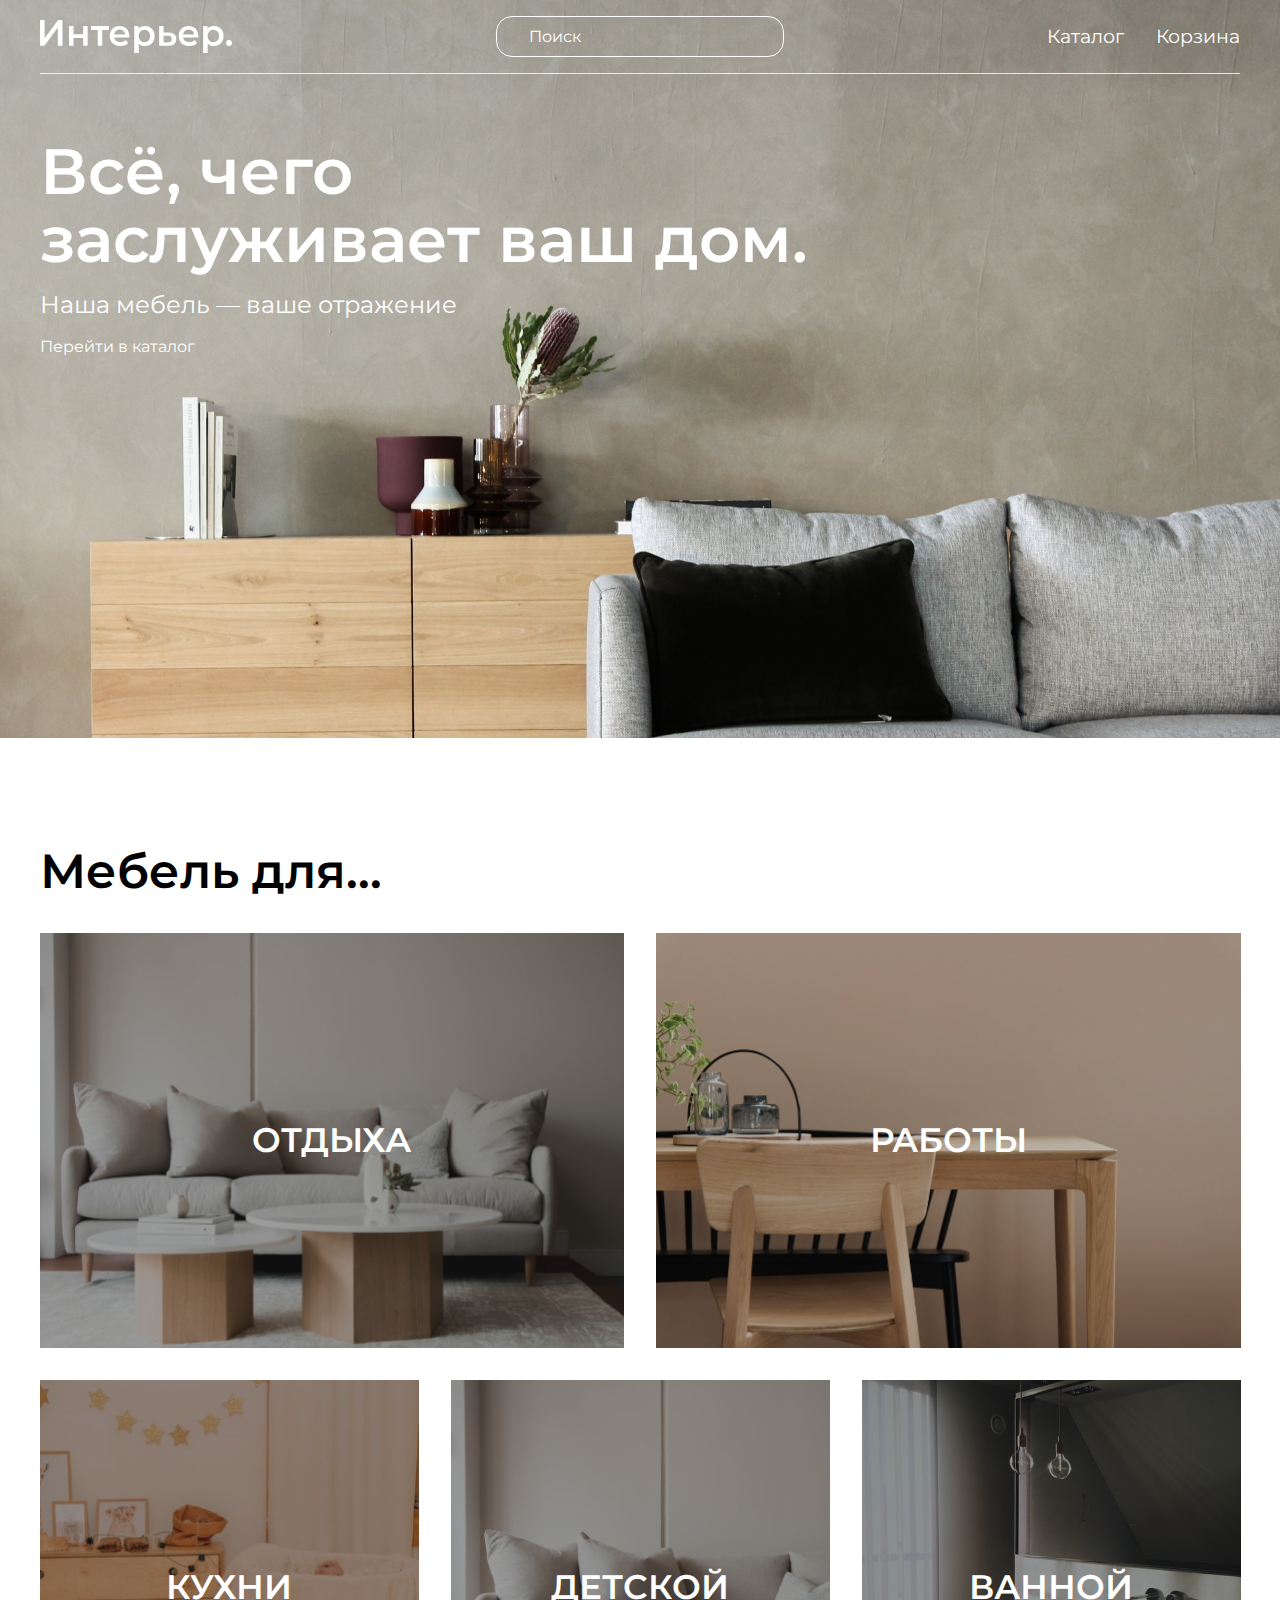
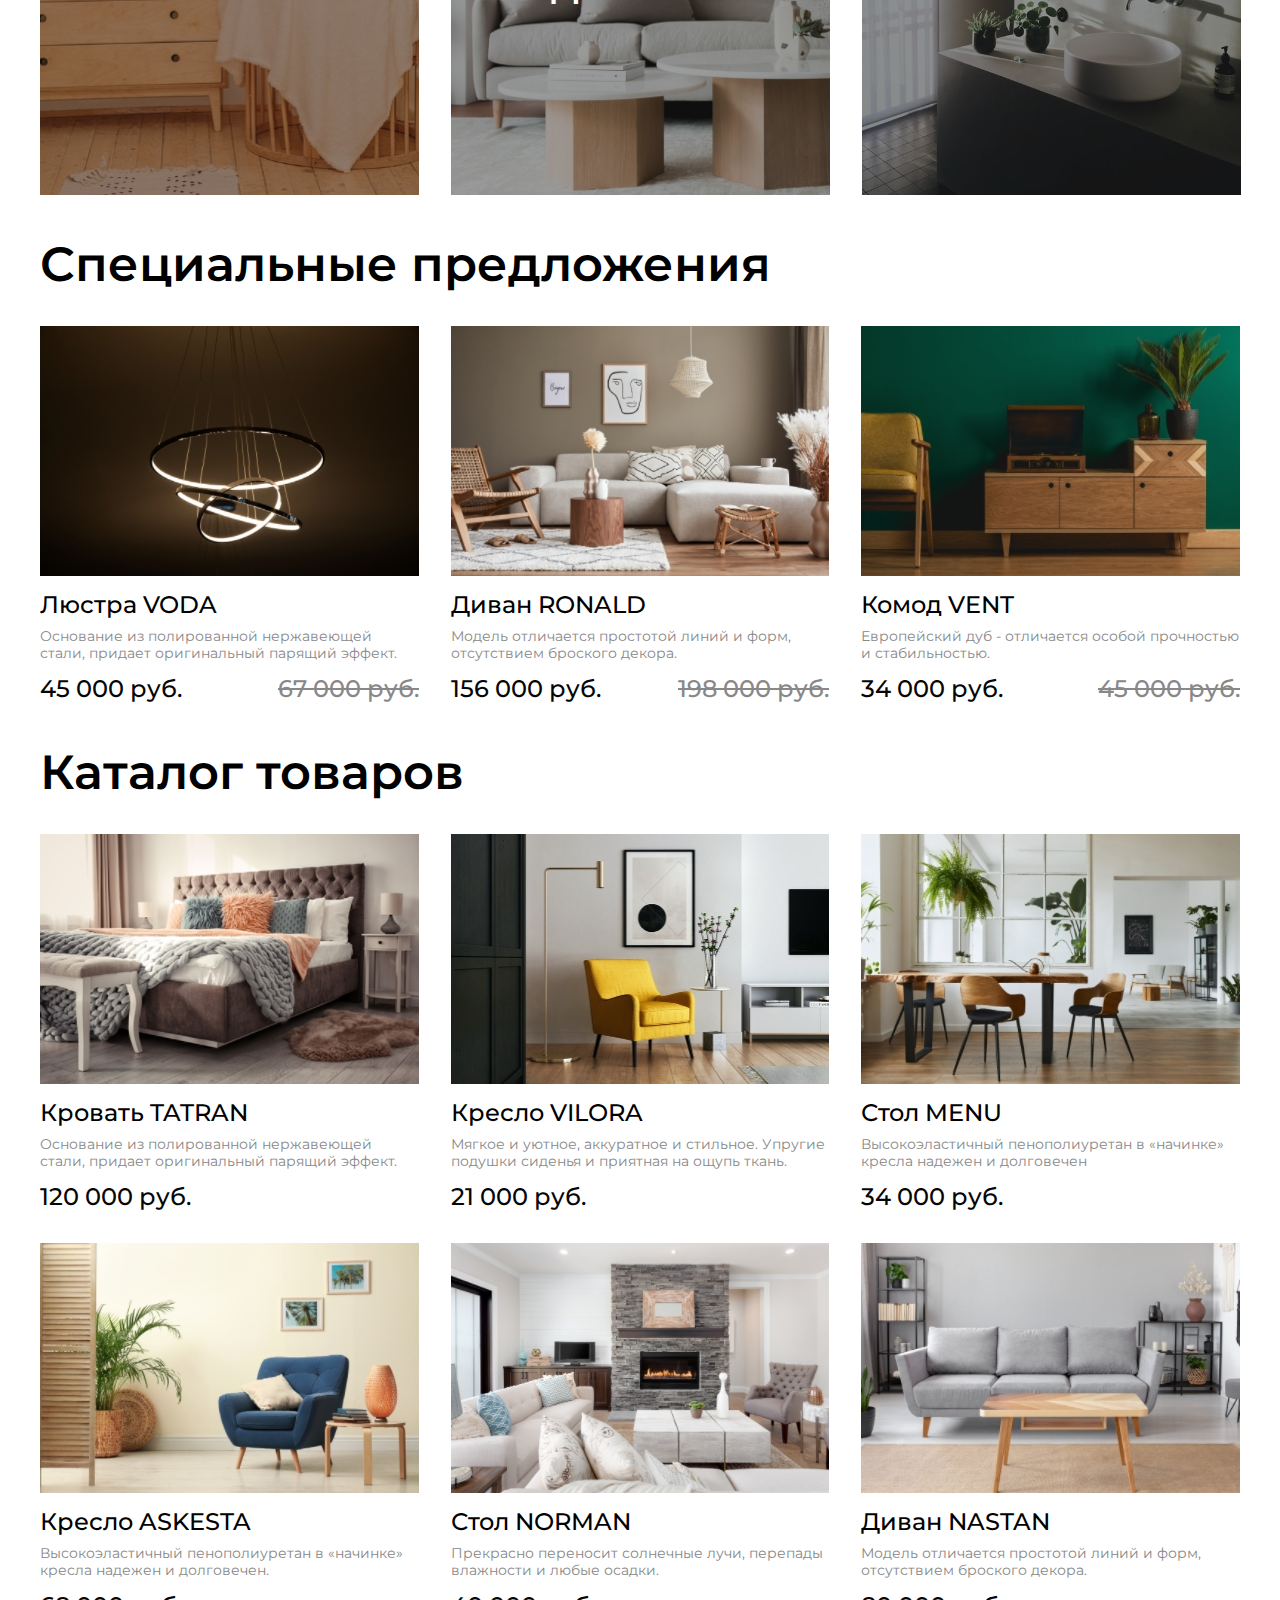
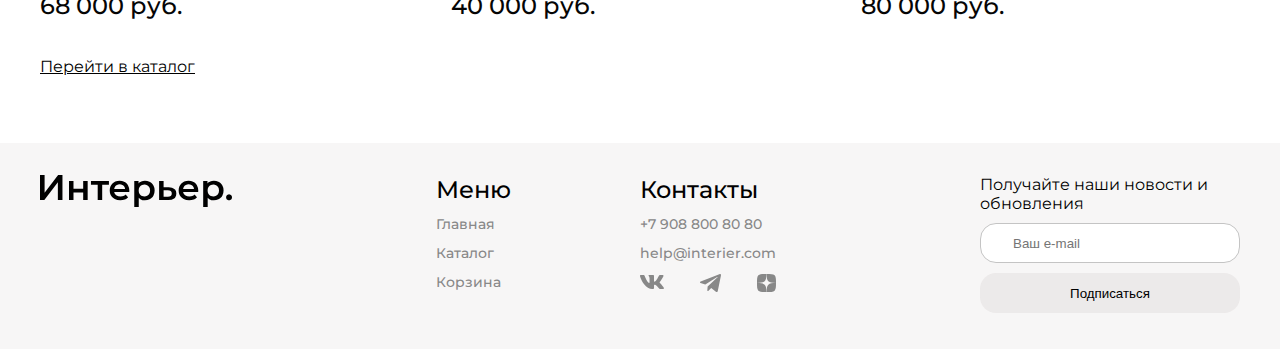
<file: OnlineStore/index.html>
﻿<!DOCTYPE html>
<html lang="en">

<head>
    <meta charset="UTF-8">
    <meta name="viewport" content="width=device-width, initial-scale=1.0">
    <title>Каталог мебели</title>
    <link rel="preconnect" href="https://fonts.googleapis.com">
    <link rel="preconnect" href="https://fonts.gstatic.com" crossorigin>
    <link href="https://fonts.googleapis.com/css2?family=Montserrat:ital,wght@0,100..900;1,100..900&display=swap"
        rel="stylesheet">
    <link rel="stylesheet" href="style.css">
    <link rel="stylesheet" href="index.css">
</head>

<body>

    <div class="top center">
        <header class="top__header header ">
            <div class="header__navbar navbar">
                <a href="index.html" class="navbar__logo logo"><img src="img/logo.svg" alt="Логотип"></a>
                <input type="text" class="input-search" name="search" id="search" placeholder="Поиск">
                <div class="top-menu menu">
                    <a class="menu-ref" href="./catalog.html">Каталог</a>
                    <a class="menu-ref" href="./cart.html">Корзина</a>
                </div>
            </div>
            <div class="header__navbar navbar-mobile">
                <a href="index.html" class="navbar-mobile__logo logo"><img class="logo-image" src="img/logo.svg"
                        alt="Логотип"></a>

                <div class="top-menu menu">
                    <a href="./search.html"><img src="./img/search.svg" alt=""> </a>
                    <a href="./catalog.html">
                        <div class="cart-mobile"></div>
                    </a>
                    <a href="./cart.html"><img src="./img/cart.svg" alt=""> </a>
                </div>
            </div>
            <h1 class="header__title title">Всё, чего<br>заслуживает ваш дом.</h1>
            <h2 class="header__subtitle subtitle">Наша мебель — ваше отражение</h2>
            <a class="header__catalog-ref" href="./catalog">Перейти в каталог</a>
        </header>
    </div>
    <div class="content center">
        <div class="for">
            <h1 class="content-caption">Мебель для...</h1>
            <div class="for-elements">
                <div class="for-item category-relax for-item-big">
                    <div class="category-caption">ОТДЫХА</div>
                </div>
                <div class="for-item category-work for-item-big">
                    <div class="category-caption">РАБОТЫ</div>
                </div>
                <div class="for-item category-kids">
                    <div class="category-caption">КУХНИ</div>
                </div>
                <div class="for-item category-relax">
                    <div class="category-caption">ДЕТСКОЙ</div>
                </div>
                <div class="for-item category-bathroom">
                    <div class="category-caption">ВАННОЙ</div>
                </div>
            </div>
            <div></div>
        </div>
        <div class="special-over">
            <h1 class="content-caption">Специальные предложения</h1>
            <div class="product-list">
                <div class="product">
                    <img class="product-image-spec" src="./img/product07.jpeg" alt="">
                    <div class="product-name">Люстра VODA</div>
                    <div class="product-description">Основание из полированной нержавеющей стали, придает
                        оригинальный
                        парящий эффект.</div>
                    <div class="price-block">
                        <p class="price">45 000</p>
                        <p class="price old-price">67 000</p>
                    </div>
                </div>
                <div class="product">
                    <img class="product-image-spec" src="./img/Rectangle23.jpeg" alt="">
                    <div class="product-name">Диван RONALD</div>
                    <div class="product-description">Модель отличается простотой линий и форм, отсутствием броского
                        декора.</div>
                    <div class="price-block">
                        <p class="price">156 000</p>
                        <p class="price old-price">198 000</p>
                    </div>
                </div>
                <div class="product">
                    <img class="product-image-spec" src="./img/Rectangle24.jpeg" alt="">
                    <div class="product-name">Комод VENT</div>
                    <div class="product-description">Европейский дуб - отличается особой прочностью и стабильностью.
                    </div>
                    <div class="price-block">
                        <p class="price">34 000</p>
                        <p class="price old-price">45 000</p>
                    </div>
                </div>
            </div>
            <div></div>
        </div>
        <div class="catalog">
            <h1 class="content-caption">Каталог товаров</h1>
            <div class="product-list">
                <div class="product">
                    <img class="product-image" src="./img/product01.jpeg" alt="product01">
                    <div class="product-name">Кровать TATRAN</div>
                    <div class="product-description">Основание из полированной нержавеющей стали, придает
                        оригинальный
                        парящий эффект.</div>
                    <div class="price-block">
                        <p class="price">120 000</p>

                    </div>
                </div>
                <div class="product">
                    <img class="product-image" src="./img/product02.jpeg" alt="">
                    <div class="product-name">Кресло VILORA</div>
                    <div class="product-description">Мягкое и уютное, аккуратное и стильное. Упругие подушки сиденья
                        и
                        приятная на ощупь ткань.</div>
                    <div class="price-block">
                        <p class="price">21 000</p>
                    </div>
                </div>
                <div class="product">
                    <img class="product-image" src="./img/product03.jpeg" alt="">
                    <div class="product-name">Стол MENU</div>
                    <div class="product-description">Высокоэластичный пенополиуретан в «начинке» кресла надежен и
                        долговечен
                    </div>
                    <div class="price-block">
                        <p class="price">34 000</p>
                    </div>
                </div>
                <div class="product">
                    <img class="product-image" src="./img/product04.jpeg" alt="product01">
                    <div class="product-name">Кресло ASKESTA</div>
                    <div class="product-description">Высокоэластичный пенополиуретан в «начинке» кресла надежен и
                        долговечен.</div>
                    <div class="price-block">
                        <p class="price">68 000</p>

                    </div>
                </div>
                <div class="product">
                    <img class="product-image" src="./img/product05.jpeg" alt="">
                    <div class="product-name">Стол NORMAN</div>
                    <div class="product-description">Прекрасно переносит солнечные лучи, перепады влажности и любые
                        осадки.</div>
                    <div class="price-block">
                        <p class="price">40 000</p>
                    </div>
                </div>
                <div class="product">
                    <img class="product-image" src="./img/product06.jpeg" alt="">
                    <div class="product-name">Диван NASTAN</div>
                    <div class="product-description">Модель отличается простотой линий и форм, отсутствием броского
                        декора.
                    </div>
                    <div class="price-block">
                        <p class="price">80 000</p>
                    </div>
                </div>
            </div>
            <div></div>
        </div>
        <a href="./catalog.html" class="bottom-link">Перейти в каталог</a>
    </div>
    <div class="bottom center">
        <footer class="footer">
            <a href="index.html" class="footer-logo"><img src="./img/logo_footer.svg" alt="Логотип"></a>
            <div class="footer__menu-contact menu-contact">
                <div class="menu-contact__menu footer-menu">
                    <div class="footer-menu-header">Меню</div>
                    <a href="./index.html" class="footer-menu-item">Главная</a>
                    <a href="./catalog.html" class="footer-menu-item">Каталог</a>
                    <a href="/cart.html" class="footer-menu-item">Корзина</a>
                </div>
                <div class="contacts">
                    <div class="footer-menu-header">Контакты</div>
                    <a class="contact-item" href="tel:+79088008080">+7 908 800 80 80</a>
                    <a class="contact-item" href="mailto:help@interier.com">help@interier.com</a>
                    <div class="socials">
                        <a class="socials-item" href="http://vk.com"><img class="item-image" src="./img/vk.svg"
                                alt=""></a>
                        <a class="socials-item" href="http://telegram.com"><img src="./img/telegram.svg" alt=""></a>
                        <a class="socials-item" href="http://dzen.yandex.com"><img src="./img/yandex.svg" alt=""></a>
                    </div>
                </div>
            </div>

            <form action="subscription" class="subscription">
                <div class="subscription__caption">Получайте наши новости и обновления</div>
                <input class="subscription__email" type="email" name="email" id="email" placeholder="Ваш e-mail">
                <button class="subscription__button" type="submit">Подписаться</button>
            </form>

        </footer>
    </div>
</body>

</html>
</file>
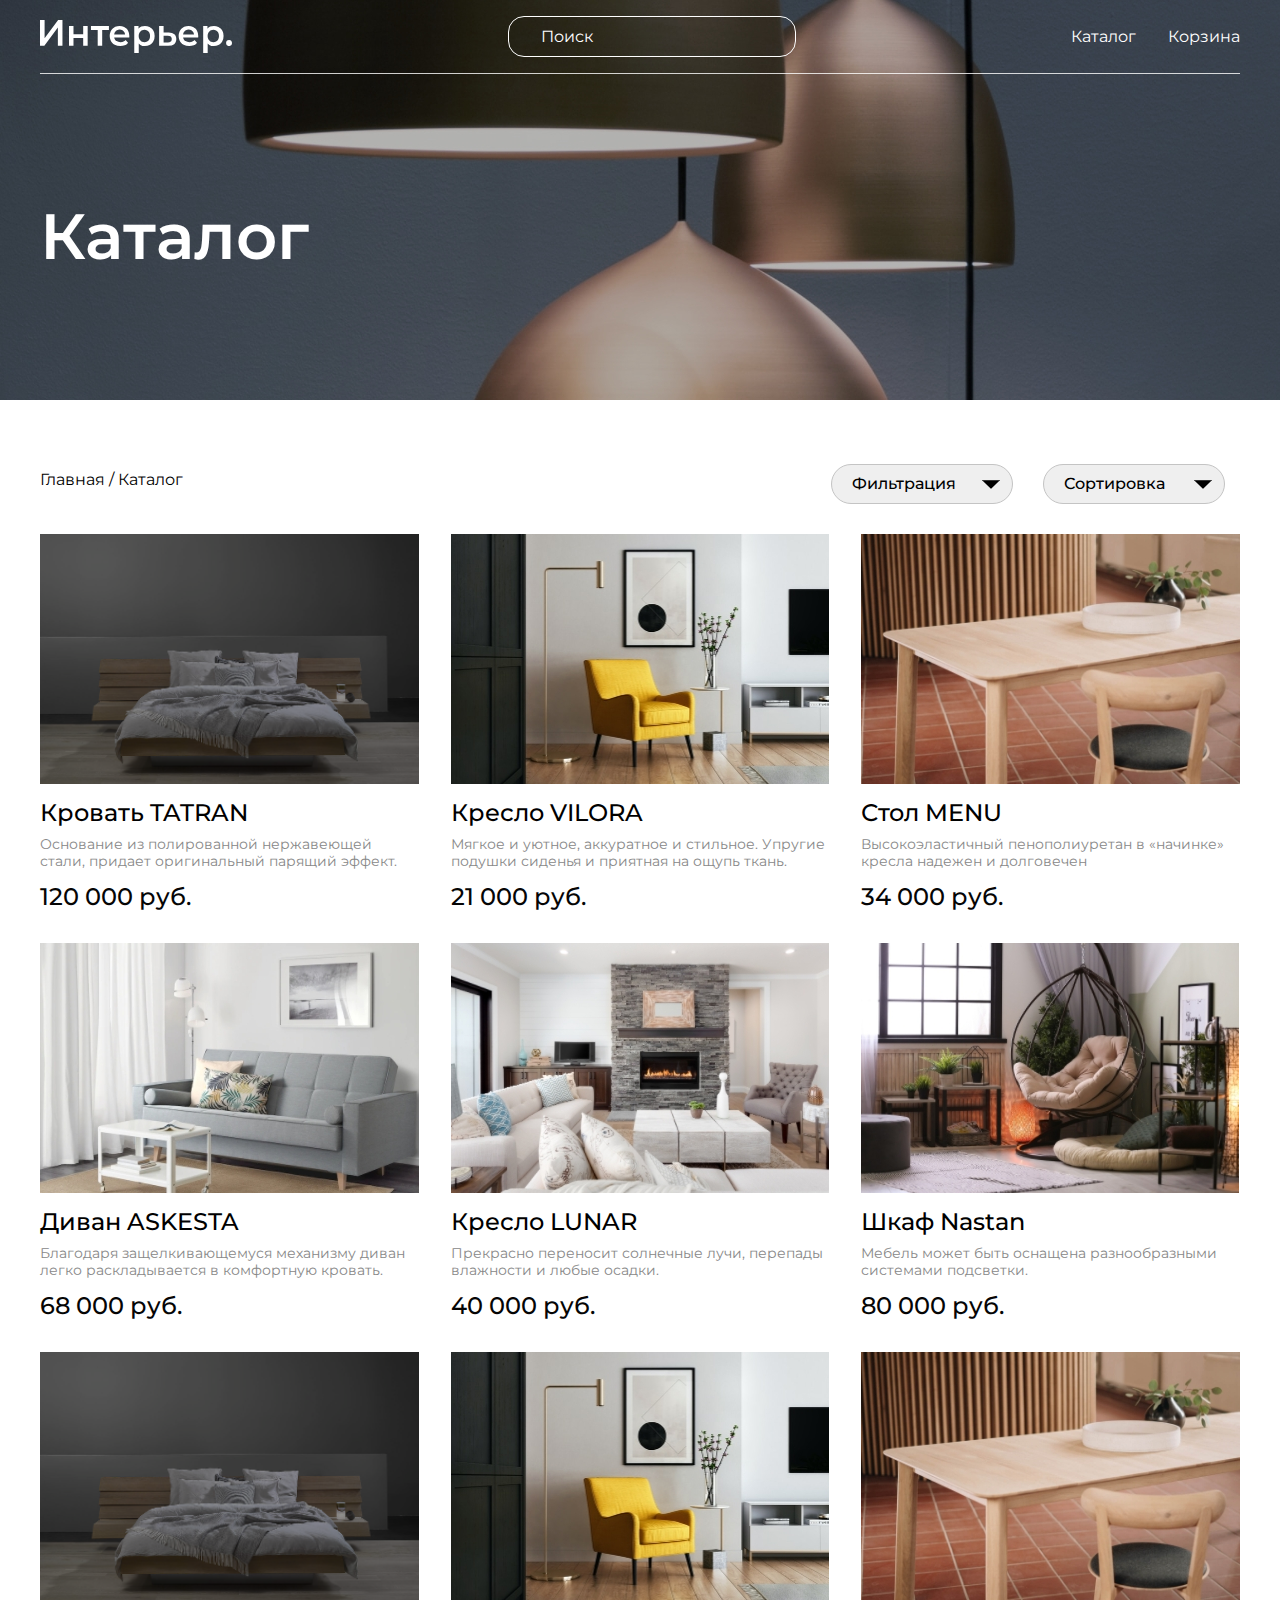
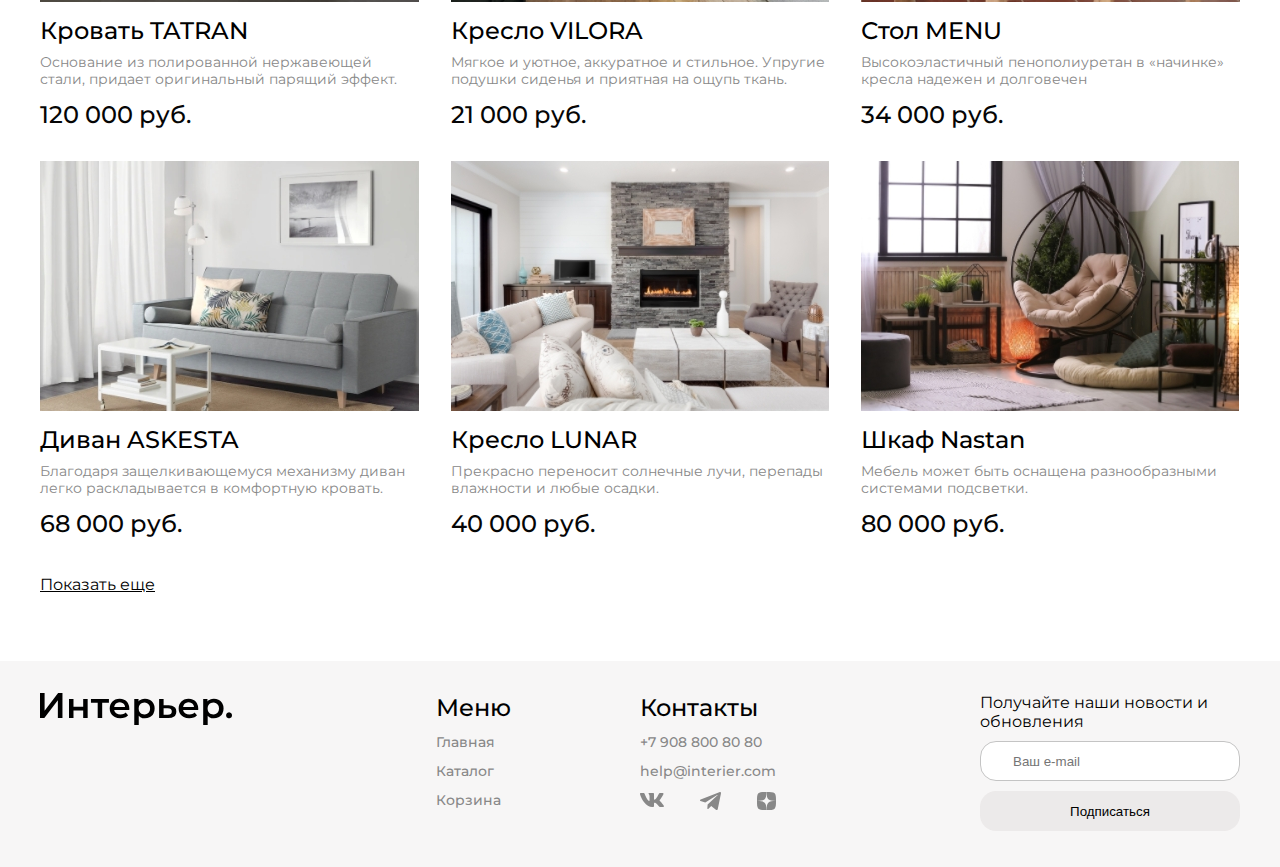
<file: OnlineStore/catalog.html>
﻿<!DOCTYPE html>
<html lang="ru">

<head>
    <meta charset="UTF-8">
    <meta name="viewport" content="width=device-width, initial-scale=1.0">
    <title>Каталог мебели</title>
    <link rel="preconnect" href="https://fonts.googleapis.com">
    <link rel="preconnect" href="https://fonts.gstatic.com" crossorigin>
    <link href="https://fonts.googleapis.com/css2?family=Montserrat:ital,wght@0,100..900;1,100..900&display=swap"
        rel="stylesheet">
    <link rel="stylesheet" href="style.css">
    <link rel="stylesheet" href="catalog.css">
    <link rel="stylesheet" href="filter.css">
</head>

<body>
    <div class="top center">
        <header class="top__header header">
            <div class="header__navbar navbar">
                <a href="index.html" class="navbar__logo logo"><img src="img/logo.svg" alt="Логотип"></a>
                <input type="text" class="input-search" name="search" id="search" placeholder="Поиск">
                <div class="top-menu menu">
                    <a href="./catalog.html">Каталог</a>
                    <a href="./cart.html">Корзина</a>
                </div>
            </div>
            <div class="header__navbar navbar-mobile">
                <a href="index.html" class="navbar-mobile__logo logo"><img src="img/logo.svg" alt="Логотип"></a>

                <div class="top-menu menu">
                    <a href="./search.html"><img src="./img/search.svg" alt=""> </a>
                    <a href="./catalog.html">
                        <div class="cart-mobile"></div>
                    </a>
                    <a href="./cart.html"><img src="./img/cart.svg" alt=""> </a>
                </div>
            </div>
            <h1 class="header__title title">Каталог</h1>
        </header>
    </div>
    <div class="catalog-menu center">
        <p> <a href="./index.html" class="catalog-menu__item">Главная </a>/
            <a href="./catalog.html" class="catalog-menu__item"> Каталог</a>
        </p>
        <div class="filter-panel">
            <div class="ddd">
                <select class="selector" name="filter" id="kind-select" onclick="SelectFilter()">
                    <option value="">Фильтрация</option>
                </select>
                <div class="container center filter-location" style="visibility:hidden;" id="filter">
                    <div class="filter-button-wrapper">
                        <form class="filtering-form" action="#" method="get">
                            <div class="filtering-form__content-wrapper">
                                <fieldset class="filtering-form__fieldset">
                                    <legend class="filtering-form__legend">Сроки доставки</legend>
                                    <div class="radio">
                                        <input class="radio__input" type="radio" id="any" name="delivery-time"
                                            value="any" checked />
                                        <label class="radio__label" for="any">Неважно</label>
                                    </div>
                                    <div class="radio">
                                        <input class="radio__input" type="radio" id="today" name="delivery-time"
                                            value="today" />
                                        <label class="radio__label" for="today">Сегодня</label>
                                    </div>
                                    <div class="radio">
                                        <input class="radio__input" type="radio" id="tomorrow" name="delivery-time"
                                            value="tomorrow" />
                                        <label class="radio__label" for="tomorrow">Завтра</label>
                                    </div>
                                    <div class="radio">
                                        <input class="radio__input" type="radio" id="three-days" name="delivery-time"
                                            value="three-days" />
                                        <label class="radio__label" for="three-days">До 3 дней</label>
                                    </div>
                                    <div class="radio">
                                        <input class="radio__input" type="radio" id="seven-days" name="delivery-time"
                                            value="seven-days" />
                                        <label class="radio__label" for="seven-days">До 7 дней</label>
                                    </div>
                                </fieldset>

                                <fieldset class="filtering-form__fieldset">
                                    <legend class="filtering-form__legend">Цена</legend>
                                    <div class="range">
                                        <label class="range__label" for="price-range">от 0 руб. до 100000
                                            руб.</label>
                                        <div class="range__slider">
                                            <input class="range__input range__input--min" name="range_1" type="range"
                                                min="1" max="100000" value="1" />
                                            <input class="range__input range__input--max" name="range_1" type="range"
                                                min="1" max="100000" value="100000" />
                                        </div>
                                    </div>
                                </fieldset>

                                <fieldset class="filtering-form__fieldset">
                                    <legend class="filtering-form__legend">Цвет</legend>
                                    <div class="color-options">
                                        <div class="checkbox color-options__checkbox">
                                            <input class="checkbox__input" type="checkbox" id="color-white" />
                                            <label class="checkbox__label checkbox__label--white"
                                                for="color-white"></label>
                                        </div>
                                        <div class="checkbox color-options__checkbox">
                                            <input class="checkbox__input" type="checkbox" id="color-black" />
                                            <label class="checkbox__label checkbox__label--black"
                                                for="color-black"></label>
                                        </div>
                                        <div class="checkbox color-options__checkbox">
                                            <input class="checkbox__input" type="checkbox" id="color-gray" />
                                            <label class="checkbox__label checkbox__label--gray"
                                                for="color-gray"></label>
                                        </div>
                                        <div class="checkbox color-options__checkbox">
                                            <input class="checkbox__input" type="checkbox" id="color-red" />
                                            <label class="checkbox__label checkbox__label--red" for="color-red"></label>
                                        </div>
                                        <div class="checkbox color-options__checkbox">
                                            <input class="checkbox__input" type="checkbox" id="color-orange" />
                                            <label class="checkbox__label checkbox__label--orange"
                                                for="color-orange"></label>
                                        </div>
                                        <div class="checkbox color-options__checkbox">
                                            <input class="checkbox__input" type="checkbox" id="color-yellow" />
                                            <label class="checkbox__label checkbox__label--yellow"
                                                for="color-yellow"></label>
                                        </div>
                                        <div class="checkbox color-options__checkbox">
                                            <input class="checkbox__input" type="checkbox" id="color-green" />
                                            <label class="checkbox__label checkbox__label--green"
                                                for="color-green"></label>
                                        </div>
                                        <div class="checkbox color-options__checkbox">
                                            <input class="checkbox__input" type="checkbox" id="color-teal" />
                                            <label class="checkbox__label checkbox__label--teal"
                                                for="color-teal"></label>
                                        </div>
                                        <div class="checkbox color-options__checkbox">
                                            <input class="checkbox__input" type="checkbox" id="light-blue" />
                                            <label class="checkbox__label checkbox__label--light-blue"
                                                for="light-blue"></label>
                                        </div>
                                        <div class="checkbox color-options__checkbox">
                                            <input class="checkbox__input" type="checkbox" id="color-blue" />
                                            <label class="checkbox__label checkbox__label--blue"
                                                for="color-blue"></label>
                                        </div>
                                        <div class="checkbox color-options__checkbox">
                                            <input class="checkbox__input" type="checkbox" id="color-purple" />
                                            <label class="checkbox__label checkbox__label--purple"
                                                for="color-purple"></label>
                                        </div>
                                        <div class="checkbox color-options__checkbox">
                                            <input class="checkbox__input" type="checkbox" id="color-violet" />
                                            <label class="checkbox__label checkbox__label--violet"
                                                for="color-violet"></label>
                                        </div>
                                        <div class="checkbox color-options__checkbox">
                                            <input class="checkbox__input" type="checkbox" id="color-lavender" />
                                            <label class="checkbox__label checkbox__label--lavender"
                                                for="color-lavender"></label>
                                        </div>
                                        <div class="checkbox color-options__checkbox">
                                            <input class="checkbox__input" type="checkbox" id="color-pink" />
                                            <label class="checkbox__label checkbox__label--pink"
                                                for="color-pink"></label>
                                        </div>
                                    </div>
                                </fieldset>

                                <fieldset class="filtering-form__fieldset filtering-form__fieldset--type">
                                    <legend class="filtering-form__legend">Тип комнаты</legend>
                                    <div class="checkbox">
                                        <input class="checkbox__input" type="checkbox" id="kitchen-dining"
                                            name="room-type" value="kitchen-dining" checked />
                                        <label class="checkbox__label" for="kitchen-dining">Кухня и столовая</label>
                                    </div>
                                    <div class="checkbox">
                                        <input class="checkbox__input" type="checkbox" id="bathroom" name="room-type"
                                            value="bathroom" checked />
                                        <label class="checkbox__label" for="bathroom">Ванная комната</label>
                                    </div>
                                    <div class="checkbox">
                                        <input class="checkbox__input" type="checkbox" id="kids-room" name="room-type"
                                            value="kids-room" />
                                        <label class="checkbox__label" for="kids-room">Детская комната</label>
                                    </div>
                                    <div class="checkbox">
                                        <input class="checkbox__input" type="checkbox" id="home-office" name="room-type"
                                            value="home-office" />
                                        <label class="checkbox__label" for="home-office">Домашний офис</label>
                                    </div>
                                    <div class="checkbox">
                                        <input class="checkbox__input" type="checkbox" id="living-room" name="room-type"
                                            value="living-room" />
                                        <label class="checkbox__label" for="living-room">Гостиная</label>
                                    </div>
                                    <div class="checkbox">
                                        <input class="checkbox__input" type="checkbox" id="hallway" name="room-type"
                                            value="hallway" />
                                        <label class="checkbox__label" for="hallway">Прихожая</label>
                                    </div>
                                    <div class="checkbox">
                                        <input class="checkbox__input" type="checkbox" id="bedroom" name="room-type"
                                            value="bedroom" />
                                        <label class="checkbox__label" for="bedroom">Спальня</label>
                                    </div>
                                    <div class="checkbox">
                                        <input class="checkbox__input" type="checkbox" id="wardrobe" name="room-type"
                                            value="wardrobe" />
                                        <label class="checkbox__label" for="wardrobe">Гардероб</label>
                                    </div>
                                    <div class="checkbox">
                                        <input class="checkbox__input" type="checkbox" id="country-house"
                                            name="room-type" value="country-house" />
                                        <label class="checkbox__label" for="country-house">Дача</label>
                                    </div>
                                    <div class="checkbox">
                                        <input class="checkbox__input" type="checkbox" id="light" name="room-type"
                                            value="light" />
                                        <label class="checkbox__label" for="light">Свет</label>
                                    </div>
                                </fieldset>
                            </div>
                            <button type="submit" class="filtering-form__button button" onclick="SetFilter()">
                                Применить
                            </button>
                        </form>
                    </div>
                </div>

            </div>
            <select class="selector" name="order" id="order-select">
                <option value="">Сортировка</option>
                <option value="popularity">Популярность</option>
                <option value="price">Цена</option>
            </select>
        </div>

    </div>

    <div class="content center">

        <div class="catalog">

            <div class="product-list">
                <div class="product">
                    <img class="product-image" src="./img/product_c01.png" alt="product01">
                    <div class="product-name">Кровать TATRAN</div>
                    <div class="product-description">Основание из полированной нержавеющей стали, придает оригинальный
                        парящий эффект.</div>
                    <div class="price-block">
                        <p class="price">120 000</p>

                    </div>
                </div>
                <div class="product">
                    <img class="product-image" src="./img/product_c02.jpeg" alt="">
                    <div class="product-name">Кресло VILORA</div>
                    <div class="product-description">Мягкое и уютное, аккуратное и стильное. Упругие подушки сиденья и
                        приятная на ощупь ткань.</div>
                    <div class="price-block">
                        <p class="price">21 000</p>
                    </div>
                </div>
                <div class="product">
                    <img class="product-image" src="./img/product_c03.jpeg" alt="">
                    <div class="product-name">Стол MENU</div>
                    <div class="product-description">Высокоэластичный пенополиуретан в «начинке» кресла надежен и
                        долговечен
                    </div>
                    <div class="price-block">
                        <p class="price">34 000</p>
                    </div>
                </div>
                <div class="product">
                    <img class="product-image" src="./img/product_c04.jpeg" alt="product01">
                    <div class="product-name">Диван ASKESTA</div>
                    <div class="product-description">Благодаря защелкивающемуся механизму диван легко раскладывается в
                        комфортную кровать.</div>
                    <div class="price-block">
                        <p class="price">68 000</p>

                    </div>
                </div>
                <div class="product">
                    <img class="product-image" src="./img/product05.jpeg" alt="">
                    <div class="product-name">Кресло LUNAR</div>
                    <div class="product-description">Прекрасно переносит солнечные лучи, перепады влажности и любые
                        осадки.</div>
                    <div class="price-block">
                        <p class="price">40 000</p>
                    </div>
                </div>
                <div class="product">
                    <img class="product-image" src="./img/product_c06.jpeg" alt="">
                    <div class="product-name">Шкаф Nastan</div>
                    <div class="product-description">Мебель может быть оснащена разнообразными системами подсветки.
                    </div>
                    <div class="price-block">
                        <p class="price">80 000</p>
                    </div>
                </div>
                <div class="product">
                    <img class="product-image" src="./img/product_c01.png" alt="product01">
                    <div class="product-name">Кровать TATRAN</div>
                    <div class="product-description">Основание из полированной нержавеющей стали, придает оригинальный
                        парящий эффект.
                    </div>
                    <div class="price-block">
                        <p class="price">120 000</p>

                    </div>
                </div>
                <div class="product">
                    <img class="product-image" src="./img/product_c02.jpeg" alt="">
                    <div class="product-name">Кресло VILORA</div>
                    <div class="product-description">Мягкое и уютное, аккуратное и стильное. Упругие подушки сиденья и
                        приятная на ощупь ткань.</div>
                    <div class="price-block">
                        <p class="price">21 000</p>
                    </div>
                </div>
                <div class="product">
                    <img class="product-image" src="./img/product_c03.jpeg" alt="">
                    <div class="product-name">Стол MENU</div>
                    <div class="product-description">Высокоэластичный пенополиуретан в «начинке» кресла надежен и
                        долговечен
                    </div>
                    <div class="price-block">
                        <p class="price">34 000</p>
                    </div>
                </div>
                <div class="product">
                    <img class="product-image" src="./img/product_c04.jpeg" alt="product01">
                    <div class="product-name">Диван ASKESTA</div>
                    <div class="product-description">Благодаря защелкивающемуся механизму диван легко раскладывается в
                        комфортную
                        кровать.</div>
                    <div class="price-block">
                        <p class="price">68 000</p>

                    </div>
                </div>
                <div class="product">
                    <img class="product-image" src="./img/product05.jpeg" alt="">
                    <div class="product-name">Кресло LUNAR</div>
                    <div class="product-description">Прекрасно переносит солнечные лучи, перепады влажности и любые
                        осадки.</div>
                    <div class="price-block">
                        <p class="price">40 000</p>
                    </div>
                </div>
                <div class="product">
                    <img class="product-image" src="./img/product_c06.jpeg" alt="">
                    <div class="product-name">Шкаф Nastan</div>
                    <div class="product-description">Мебель может быть оснащена разнообразными системами подсветки.
                    </div>
                    <div class="price-block">
                        <p class="price">80 000</p>
                    </div>
                </div>
            </div>
            <div></div>
        </div>
        <a href="./catalog.html" class="bottom-link">Показать еще</a>
    </div>
    <div class="bottom center">
        <footer class="footer">
            <a href="index.html" class="footer-logo"><img src="./img/logo_footer.svg" alt="Логотип"></a>
            <div class="footer__menu-contact menu-contact">
                <div class="menu-contact__menu footer-menu">
                    <div class="footer-menu-header">Меню</div>
                    <a href="./index.html" class="footer-menu-item">Главная</a>
                    <a href="./catalog.html" class="footer-menu-item">Каталог</a>
                    <a href="./cart.html" class="footer-menu-item">Корзина</a>
                </div>
                <div class="contacts">
                    <div class="footer-menu-header">Контакты</div>
                    <a class="contact-item" href="tel:+79088008080">+7 908 800 80 80</a>
                    <a class="contact-item" href="mailto:help@interier.com">help@interier.com</a>
                    <div class=" socials">
                        <a class="socials-item" href="http://vk.com"><img class="item-image" src="./img/vk.svg"
                                alt=""></a>
                        <a class="socials-item" href="http://telegram.com"><img src="./img/telegram.svg" alt=""></a>
                        <a class="socials-item" href="http://dzen.yandex.com"><img src="./img/yandex.svg" alt=""></a>
                    </div>
                </div>
            </div>

            <form action="subscription" class="subscription">
                <div class="subscription__caption">Получайте наши новости и обновления</div>
                <input class="subscription__email" type="email" name="email" id="email" placeholder="Ваш e-mail">
                <button class="subscription__button" type="submit">Подписаться</button>
            </form>

        </footer>
    </div>
</body>



<script type="text/javascript">
    function SelectFilter() {
        flt = document.getElementById("filter");
        flt.style.visibility = "visible";

    }

    function SetFilter() {
        flt = document.getElementById("filter");
        flt.style.visibility = "hidden";
    }

</script>


</html>
</file>
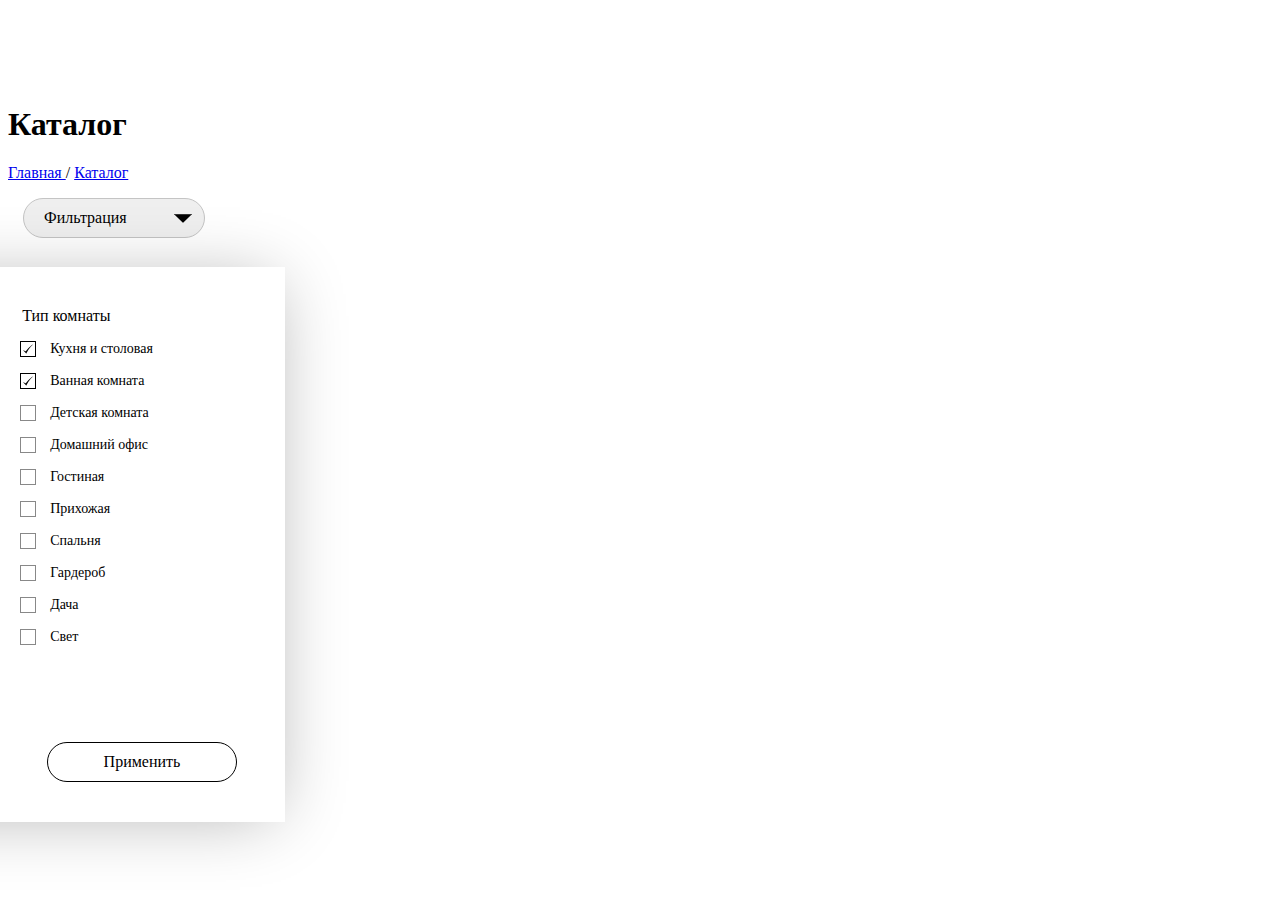
<file: OnlineStore/filter.html>
<!DOCTYPE html>
<html lang="en">

<head>
    <meta charset="UTF-8">
    <meta name="viewport" content="width=device-width, initial-scale=1.0">
    <link rel="stylesheet" href="filter.css">
    <title>Document</title>
</head>

<body>
    <div class="header__navbar navbar-mobile">
        <a href="index.html" class="navbar-mobile__logo logo"><img src="img/logo.svg" alt="Логотип"></a>

        <div class="top-menu menu">
            <a href="./search.html"><img src="./img/search.svg" alt=""> </a>
            <a href="./catalog.html">
                <div class="cart-mobile"></div>
            </a>
            <a href="./cart.html"><img src="./img/cart.svg" alt=""> </a>
        </div>
    </div>
    <h1 class="header__title title">Каталог</h1>
    </header>
    </div>
    <div class="catalog-menu center">
        <p> <a href="./index.html" class="catalog-menu__item">Главная </a>/
            <a href="./catalog.html" class="catalog-menu__item"> Каталог</a>
        </p>
        <div class="filter-panel">
            <div class="ddd">
                <select class="selector" name="filter" id="kind-select" onclick="SelectFilter()">
                    <option value="">Фильтрация</option>
                </select>
                <div class="container center filter-location" id="filter">
                    <div class="filter-button-wrapper">
                        <form class="filtering-form" action="#" method="get">
                            <div class="filtering-form__content-wrapper">
                                <fieldset class="filtering-form__fieldset">
                                    <legend class="filtering-form__legend">Сроки доставки</legend>
                                    <div class="radio">
                                        <input class="radio__input" type="radio" id="any" name="delivery-time"
                                            value="any" checked />
                                        <label class="radio__label" for="any">Неважно</label>
                                    </div>
                                    <div class="radio">
                                        <input class="radio__input" type="radio" id="today" name="delivery-time"
                                            value="today" />
                                        <label class="radio__label" for="today">Сегодня</label>
                                    </div>
                                    <div class="radio">
                                        <input class="radio__input" type="radio" id="tomorrow" name="delivery-time"
                                            value="tomorrow" />
                                        <label class="radio__label" for="tomorrow">Завтра</label>
                                    </div>
                                    <div class="radio">
                                        <input class="radio__input" type="radio" id="three-days" name="delivery-time"
                                            value="three-days" />
                                        <label class="radio__label" for="three-days">До 3 дней</label>
                                    </div>
                                    <div class="radio">
                                        <input class="radio__input" type="radio" id="seven-days" name="delivery-time"
                                            value="seven-days" />
                                        <label class="radio__label" for="seven-days">До 7 дней</label>
                                    </div>
                                </fieldset>

                                <fieldset class="filtering-form__fieldset">
                                    <legend class="filtering-form__legend">Цена</legend>
                                    <div class="range">
                                        <label class="range__label" for="price-range">от 0 руб. до 100000
                                            руб.</label>
                                        <div class="range__slider">
                                            <input class="range__input range__input--min" name="range_1" type="range"
                                                min="1" max="100000" value="1" />
                                            <input class="range__input range__input--max" name="range_1" type="range"
                                                min="1" max="100000" value="100000" />
                                        </div>
                                    </div>
                                </fieldset>

                                <fieldset class="filtering-form__fieldset">
                                    <legend class="filtering-form__legend">Цвет</legend>
                                    <div class="color-options">
                                        <div class="checkbox color-options__checkbox">
                                            <input class="checkbox__input" type="checkbox" id="color-white" />
                                            <label class="checkbox__label checkbox__label--white"
                                                for="color-white"></label>
                                        </div>
                                        <div class="checkbox color-options__checkbox">
                                            <input class="checkbox__input" type="checkbox" id="color-black" />
                                            <label class="checkbox__label checkbox__label--black"
                                                for="color-black"></label>
                                        </div>
                                        <div class="checkbox color-options__checkbox">
                                            <input class="checkbox__input" type="checkbox" id="color-gray" />
                                            <label class="checkbox__label checkbox__label--gray"
                                                for="color-gray"></label>
                                        </div>
                                        <div class="checkbox color-options__checkbox">
                                            <input class="checkbox__input" type="checkbox" id="color-red" />
                                            <label class="checkbox__label checkbox__label--red" for="color-red"></label>
                                        </div>
                                        <div class="checkbox color-options__checkbox">
                                            <input class="checkbox__input" type="checkbox" id="color-orange" />
                                            <label class="checkbox__label checkbox__label--orange"
                                                for="color-orange"></label>
                                        </div>
                                        <div class="checkbox color-options__checkbox">
                                            <input class="checkbox__input" type="checkbox" id="color-yellow" />
                                            <label class="checkbox__label checkbox__label--yellow"
                                                for="color-yellow"></label>
                                        </div>
                                        <div class="checkbox color-options__checkbox">
                                            <input class="checkbox__input" type="checkbox" id="color-green" />
                                            <label class="checkbox__label checkbox__label--green"
                                                for="color-green"></label>
                                        </div>
                                        <div class="checkbox color-options__checkbox">
                                            <input class="checkbox__input" type="checkbox" id="color-teal" />
                                            <label class="checkbox__label checkbox__label--teal"
                                                for="color-teal"></label>
                                        </div>
                                        <div class="checkbox color-options__checkbox">
                                            <input class="checkbox__input" type="checkbox" id="light-blue" />
                                            <label class="checkbox__label checkbox__label--light-blue"
                                                for="light-blue"></label>
                                        </div>
                                        <div class="checkbox color-options__checkbox">
                                            <input class="checkbox__input" type="checkbox" id="color-blue" />
                                            <label class="checkbox__label checkbox__label--blue"
                                                for="color-blue"></label>
                                        </div>
                                        <div class="checkbox color-options__checkbox">
                                            <input class="checkbox__input" type="checkbox" id="color-purple" />
                                            <label class="checkbox__label checkbox__label--purple"
                                                for="color-purple"></label>
                                        </div>
                                        <div class="checkbox color-options__checkbox">
                                            <input class="checkbox__input" type="checkbox" id="color-violet" />
                                            <label class="checkbox__label checkbox__label--violet"
                                                for="color-violet"></label>
                                        </div>
                                        <div class="checkbox color-options__checkbox">
                                            <input class="checkbox__input" type="checkbox" id="color-lavender" />
                                            <label class="checkbox__label checkbox__label--lavender"
                                                for="color-lavender"></label>
                                        </div>
                                        <div class="checkbox color-options__checkbox">
                                            <input class="checkbox__input" type="checkbox" id="color-pink" />
                                            <label class="checkbox__label checkbox__label--pink"
                                                for="color-pink"></label>
                                        </div>
                                    </div>
                                </fieldset>

                                <fieldset class="filtering-form__fieldset filtering-form__fieldset--type">
                                    <legend class="filtering-form__legend">Тип комнаты</legend>
                                    <div class="checkbox">
                                        <input class="checkbox__input" type="checkbox" id="kitchen-dining"
                                            name="room-type" value="kitchen-dining" checked />
                                        <label class="checkbox__label" for="kitchen-dining">Кухня и столовая</label>
                                    </div>
                                    <div class="checkbox">
                                        <input class="checkbox__input" type="checkbox" id="bathroom" name="room-type"
                                            value="bathroom" checked />
                                        <label class="checkbox__label" for="bathroom">Ванная комната</label>
                                    </div>
                                    <div class="checkbox">
                                        <input class="checkbox__input" type="checkbox" id="kids-room" name="room-type"
                                            value="kids-room" />
                                        <label class="checkbox__label" for="kids-room">Детская комната</label>
                                    </div>
                                    <div class="checkbox">
                                        <input class="checkbox__input" type="checkbox" id="home-office" name="room-type"
                                            value="home-office" />
                                        <label class="checkbox__label" for="home-office">Домашний офис</label>
                                    </div>
                                    <div class="checkbox">
                                        <input class="checkbox__input" type="checkbox" id="living-room" name="room-type"
                                            value="living-room" />
                                        <label class="checkbox__label" for="living-room">Гостиная</label>
                                    </div>
                                    <div class="checkbox">
                                        <input class="checkbox__input" type="checkbox" id="hallway" name="room-type"
                                            value="hallway" />
                                        <label class="checkbox__label" for="hallway">Прихожая</label>
                                    </div>
                                    <div class="checkbox">
                                        <input class="checkbox__input" type="checkbox" id="bedroom" name="room-type"
                                            value="bedroom" />
                                        <label class="checkbox__label" for="bedroom">Спальня</label>
                                    </div>
                                    <div class="checkbox">
                                        <input class="checkbox__input" type="checkbox" id="wardrobe" name="room-type"
                                            value="wardrobe" />
                                        <label class="checkbox__label" for="wardrobe">Гардероб</label>
                                    </div>
                                    <div class="checkbox">
                                        <input class="checkbox__input" type="checkbox" id="country-house"
                                            name="room-type" value="country-house" />
                                        <label class="checkbox__label" for="country-house">Дача</label>
                                    </div>
                                    <div class="checkbox">
                                        <input class="checkbox__input" type="checkbox" id="light" name="room-type"
                                            value="light" />
                                        <label class="checkbox__label" for="light">Свет</label>
                                    </div>
                                </fieldset>
                            </div>
                            <button type="submit" class="filtering-form__button button" onclick="SetFilter()">
                                Применить
                            </button>
                        </form>
                    </div>
                </div>
            </div>
        </div>
    </div>
</body>

</html>
</file>
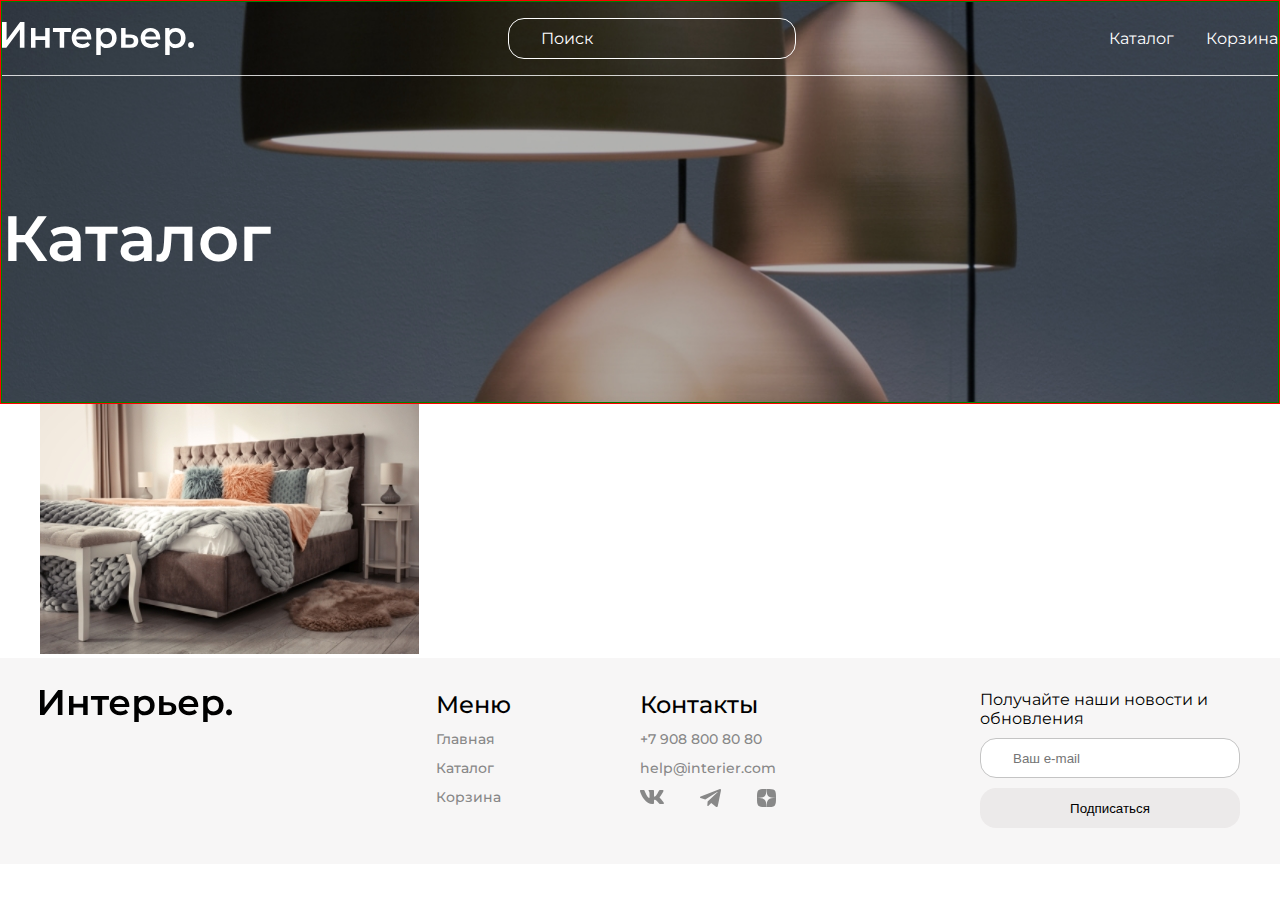
<file: OnlineStore/vstalog.html>
<!DOCTYPE html>
<html lang="en">

<head>
    <meta charset="UTF-8">
    <meta name="viewport" content="width=device-width, initial-scale=1.0">
    <title>Каталог мебели</title>
    <link rel="preconnect" href="https://fonts.googleapis.com">
    <link rel="preconnect" href="https://fonts.gstatic.com" crossorigin>
    <link href="https://fonts.googleapis.com/css2?family=Montserrat:ital,wght@0,100..900;1,100..900&display=swap"
        rel="stylesheet">
    <link rel="stylesheet" href="style.css">
    <link rel="stylesheet" href="catalog.css">
</head>

<body>
    <div class="top  testBorder01">
        <header class="top__header header testBorder02">
            <div class="header__navbar navbar">
                <a href="index.html" class="navbar__logo logo"><img src="img/logo.svg" alt="Логотип"></a>
                <input type="text" class="input-search" name="search" id="search" placeholder="Поиск">
                <menu class="top-menu menu">
                    <a href="./catalog.html">Каталог</a>
                    <a href="./cart.html">Корзина</a>
                </menu>
            </div>
            <div class="header__navbar navbar-mobile">
                <a href="index.html" class="navbar-mobile__logo logo"><img src="img/logo.svg" alt="Логотип"></a>

                <menu class="top-menu menu">
                    <a href="./search.html"><img src="./img/search.svg" alt=""> </a>
                    <a href="./catalog.html">
                        <div class="cart-mobile"></div>
                    </a>
                    <a href="./cart.html"><img src="./img/cart.svg" alt=""> </a>
                </menu>
            </div>
            <h1 class="header__title title">Каталог<br>
        </header>
    </div>
    <div class="content center">
        <div class="product-list">
            <a href="product01" class="product">
                <img class="product-image" src="./img/product01.jpeg">

        </div>
        </a>
    </div>
    </div>
    <div class="bottom center testBorder">
        <footer class="footer">
            <a href="index.html" class="footer-logo"><img src="./img/logo_footer.svg" alt="Логотип"></a>
            <div class="footer__menu-contact menu-contact">
                <div class="menu-contact__menu footer-menu">
                    <div class="footer-menu-header">Меню</div>
                    <a href="./index.html" class="footer-menu-item">Главная</a>
                    <a href="./catalog.html" class="footer-menu-item">Каталог</a>
                    <a href="/cart.html" class="footer-menu-item">Корзина</a>
                </div>
                <div class="contacts">
                    <div class="footer-menu-header">Контакты</div>
                    <a class="contact-item" href="tel:+79088008080">+7 908 800 80 80</a>
                    <a class="contact-item" href="mailto:" help@interier.com>help@interier.com</a>
                    <div class="socials">
                        <a class="socials-item" href="http://vk.com"><img class="item-image" src="./img/vk.svg"
                                alt=""></a>
                        <a class="socials-item" href="http://telegram.com"><img src="./img/telegram.svg" alt=""></a>
                        <a class="socials-item" href="http://dzen.yandex.com"><img src="./img/yandex.svg" alt=""></a>
                    </div>
                </div>
            </div>
            <div>
                <form action="subscription" class="subscription">
                    <div class="subscription__caption">Получайте наши новости и обновления</div>
                    <input class="subscription__email" type="email" name="email" id="email" placeholder="Ваш e-mail">
                    <button class="subscription__button" type="submit">Подписаться</button>
                </form>
            </div>
        </footer>
    </div>
</body>

</html>
</file>
<file: OnlineStore/style.css>
@charset "UTF-8";
/* рамка для тестирования  */
.testBorder01 {
  border: 1px red solid;
}

/* рамка для тестирования  */
.testBorder02 {
  border: 1px green solid;
}

/* рамка для тестирования  */
.testBorder03 {
  border: 1px blue solid;
}

@keyframes rotate {
  0% {
    transform: rotate(0deg);
  }
  25% {
    transform: rotate(-15deg);
  }
  50% {
    transform: rotate(0deg);
  }
  75% {
    transform: rotate(15deg);
  }
}
/*сброс форматирования */
* {
  padding: 0;
  margin: 0;
}

html {
  font-size: 16px;
  font-family: Montserrat;
}

a {
  text-decoration: none;
  color: white;
  transition: transform 1s;
  font-family: Montserrat;
}

.menu-ref {
  font-size: 19px;
  font-weight: 400;
  line-height: 20px;
  letter-spacing: 0%;
  text-align: left;
}

.input-default, .subscription__email, .input-search {
  box-sizing: border-box;
  border: 1px solid rgb(196, 196, 196);
  border-radius: 16px;
  background: rgb(255, 255, 255);
  line-height: 20px;
  padding-left: 32px;
}

.button-default, .subscription__button {
  border-radius: 16px;
  background: rgba(222, 215, 215, 0.41);
}

a:hover {
  transform: scale(1.3);
  text-decoration: underline;
}

/*Выравнивание по центру экрана с отступами*/
.center {
  padding-left: calc(50% - 600px);
  padding-right: calc(50% - 600px);
  justify-content: center;
}

/*#region Верхняя часть*/
.top {
  background-image: url(./img/topImage.jpeg);
  background-repeat: no-repeat;
  background-position: center;
  background-size: cover;
  height: 738px;
}
.header {
  background-color: transparent;
}
.header__title {
  margin-top: 63px;
}
.header__subtitle {
  margin-top: 16px;
}
.header__catalog-ref {
  padding-top: 16px;
  width: 160px;
  display: block;
}

.input-search {
  border-color: white;
  background-color: transparent;
  outline: none;
  font-size: 1rem;
  max-width: 288px;
  width: 288px;
  min-width: 100px;
  height: 41px;
  color: white;
}
.input-search::-moz-placeholder {
  color: rgb(255, 255, 255);
  font-family: Montserrat;
  font-size: 1pex;
  font-weight: 400;
  line-height: 20px;
  letter-spacing: 0%;
  text-align: left;
}
.input-search::placeholder {
  color: rgb(255, 255, 255);
  font-family: Montserrat;
  font-size: 1pex;
  font-weight: 400;
  line-height: 20px;
  letter-spacing: 0%;
  text-align: left;
}

.title {
  color: rgb(255, 255, 255);
  font-family: Montserrat;
  font-size: 4rem;
  font-weight: 600;
  text-align: left;
  max-width: 792px;
  line-height: 68px;
}

.subtitle {
  color: rgb(255, 255, 255);
  font-family: Montserrat;
  font-size: 24px;
  font-weight: 400;
  line-height: 32px;
  letter-spacing: 0%;
  text-align: left;
}

.navbar_common, .navbar-mobile, .navbar {
  display: flex;
  flex-direction: row;
  justify-content: space-between;
  align-items: center;
}

.navbar {
  visibility: visible;
  line-height: 60%;
  padding-top: 16px;
  padding-bottom: 16px;
  border-bottom: 0.5px solid rgba(255, 255, 255, 0.8);
}

.navbar-mobile {
  padding-top: 32px;
  display: none;
}

.top-search {
  border-radius: 20px;
  padding: 30px;
  height: 41px;
  min-width: 200px;
}

.top-logo {
  background-image: url("/img/logo.svg");
  background-repeat: no-repeat;
  background-position: center;
  background-size: cover;
}

.top-menu {
  display: flex;
  flex-direction: row;
  justify-content: space-between;
  gap: 32px;
}

.cart-mobile {
  background-image: url(./img/catalog.svg);
  background-repeat: repeat;
  background-repeat: space;
  width: 16px;
  height: 16px;
}

.bottom {
  max-width: 100%;
}
.bottom__footer {
  display: flex;
}

/*#endregion*/
/*#region Содержимое*/
.special-offers {
  display: flex;
  flex-wrap: wrap;
  justify-content: space-between;
  gap: 32px;
}

/* #region Карточка продукта*/
.content-caption {
  color: rgb(0, 0, 0);
  font-family: Montserrat;
  font-size: 48px;
  font-weight: 600;
  line-height: 59px;
  letter-spacing: 0%;
  text-align: left;
  padding-bottom: 32px;
  padding-top: 40px;
}

.product-list {
  /*display: flex;
   flex-wrap: wrap;*/
  display: grid;
  grid-template-columns: 1fr 1fr 1fr;
  gap: 32px;
}

.product {
  max-width: 379px;
}

.product:hover {
  animation: rotate 2s infinite;
}

.product-image {
  image-rendering: auto;
}

.product-name {
  color: rgb(0, 0, 0);
  font-family: Montserrat;
  font-size: 24px;
  font-weight: 500;
  line-height: 29px;
  letter-spacing: 0%;
  text-align: left;
  padding-top: 10px;
}

.product-description {
  color: rgb(136, 136, 136);
  font-family: Montserrat;
  font-size: 14px;
  font-weight: 400;
  line-height: 17px;
  letter-spacing: 0%;
  text-align: left;
  padding-top: 9px;
}

.price-block {
  display: flex;
  flex-direction: row;
  flex-wrap: nowrap;
  justify-content: space-between;
  padding-top: 12px;
}

.price {
  color: rgb(5, 5, 5);
  font-family: Montserrat;
  font-size: 24px;
  font-weight: 500;
  line-height: 29px;
  letter-spacing: 0%;
  text-align: left;
}

.old-price {
  color: rgb(136, 136, 136);
  text-decoration-line: line-through;
}

/* #region */
.price::after {
  content: " руб.";
}

.bottom-link {
  display: block;
  color: rgb(0, 0, 0);
  font-family: Montserrat;
  width: 160px;
  font-size: 16px;
  font-weight: 400;
  line-height: 24px;
  letter-spacing: 0%;
  text-align: left;
  text-decoration-line: underline;
  padding-top: 35px;
  padding-bottom: 64px;
}

/*#region footer */
.bottom {
  min-height: 206px;
  background: rgb(247, 246, 246);
}

.footer {
  display: flex;
  flex-direction: row;
  justify-content: space-between;
  flex-wrap: wrap;
  row-gap: 42px;
  padding-top: 32px;
}

.footer-logo {
  width: 198;
}

.footer-menu {
  display: flex;
  flex-direction: column;
  gap: 12px;
}

.footer-menu-header {
  color: rgb(0, 0, 0);
  font-family: Montserrat;
  font-size: 24px;
  font-weight: 500;
  line-height: 29px;
  letter-spacing: 0%;
  text-align: left;
}

.footer-menu-item {
  color: rgb(136, 136, 136);
  font-family: Montserrat;
  font-size: 14px;
  font-weight: 500;
  line-height: 17px;
  letter-spacing: 0%;
  text-align: left;
}

.menu-contact {
  display: flex;
  flex-direction: row;
  justify-content: space-between;
  gap: 129px;
}

.contacts {
  display: flex;
  flex-direction: column;
  gap: 12px;
}

.contact-item {
  color: rgb(136, 136, 136);
  font-family: Montserrat;
  font-size: 14px;
  font-weight: 500;
  line-height: 17px;
  letter-spacing: 0%;
  text-align: left;
}

/*Блок с подпиской на новости*/
.subscription {
  display: flex;
  flex-direction: column;
  gap: 10px;
  max-width: 260px;
}
.subscription__email {
  height: 40px;
  width: 100%;
  color: rgb(196, 196, 196);
}
.subscription__caption {
  text-wrap: none;
}
.subscription__button {
  width: 100%;
  height: 40px;
  border: 0px;
}

.socials {
  display: flex;
  flex-wrap: nowrap;
  flex-direction: row;
  justify-content: space-between;
}

.social-icon path {
  fill: black;
}

.item-image path {
  fill: red;
  background-color: blue;
}

.item-image:hover path {
  fill: black;
}

/*#endregion*/
/*#region product */
/* #endregion */
/* форматирования для планшета*/
/*#region table-version*/
@media ((max-width: 1200px) and (min-width: 786px)) {
  .center {
    padding-left: calc(50% - 392.5px);
    padding-right: calc(50% - 392.5px);
  }
  .navbar-mobile {
    display: none;
  }
  .navbar {
    display: flex;
  }
  .footer-logo {
    display: none;
  }
  .product-list {
    /*display: flex;
             flex-wrap: wrap;*/
    display: grid;
    grid-template-columns: 1fr 1fr;
  }
  .product-image {
    image-rendering: 785px;
  }
}
/*#endregion */
/* форматирования для мобильного устройства*/
/*#region mobile-version */
@media (max-width: 785px) {
  .center {
    padding-left: calc(50% - 171.5px);
    padding-right: calc(50% - 171.5px);
  }
  .product-image-spec {
    justify-content: center;
    max-width: 343px;
  }
  .header__navbar {
    padding: 10px 10px;
  }
  .navbar-mobile {
    display: flex;
    gap: 32px;
    padding-top: 32px;
  }
  .menu {
    gap: 15px;
  }
  .header__title {
    padding-top: 29px;
  }
  .navbar {
    display: none;
  }
  .title {
    font-size: 48px;
    line-height: 59px;
    text-align: center;
  }
  .subtitle {
    color: rgb(255, 255, 255);
    font-family: Montserrat;
    font-size: 16px;
    font-weight: 400;
    line-height: 32px;
    letter-spacing: 0%;
    text-align: center;
  }
  .top-logo {
    height: 22px;
    width: 99px;
  }
  .footer-logo {
    display: none;
  }
  .product {
    max-width: 100%;
  }
  .product-list {
    /*display: flex;
                 flex-wrap: wrap;*/
    display: grid;
    grid-template-columns: 1fr;
    width: 100%;
  }
  .header__catalog-ref {
    color: rgb(255, 255, 255);
    font-family: Montserrat;
    font-size: 14px;
    font-weight: 400;
    line-height: 24px;
    letter-spacing: 0%;
    text-align: center;
    text-decoration-line: underline;
    width: auto;
  }
  .content-caption {
    padding-top: 32px;
    padding-bottom: 32px;
    padding-left: 16px;
  }
  .content-caption {
    font-size: 24px;
    font-weight: 600;
    line-height: 29px;
  }
  .bottom-link {
    padding-bottom: 32px;
  }
  .subscription {
    width: 375px;
    padding-top: 32px;
    padding-bottom: 32px;
    background: rgb(247, 246, 246);
  }
  .subscription__caption {
    font-size: 12px;
    font-weight: 400;
  }
  .product-image {
    max-width: 343px;
  }
}
/*#endregion*//*# sourceMappingURL=style.css.map */
</file>
<file: OnlineStore/index.css>
@charset "UTF-8";
/* рамка для тестирования  */
.testBorder01 {
  border: 1px red solid;
}

/* рамка для тестирования  */
.testBorder02 {
  border: 1px green solid;
}

/* рамка для тестирования  */
.testBorder03 {
  border: 1px blue solid;
}

.for {
  padding-top: 64px;
}

.for-elements {
  display: grid;
  grid-template-columns: repeat(6, 1fr);
  grid-template-rows: 1fr 1fr;
  gap: 32px;
  width: 100%;
}

.for-item {
  grid-column: span 2;
  align-content: center;
  min-width: 379px;
  width: auto;
  max-width: 100%;
  min-height: 415px;
  background-repeat: no-repeat;
  background-size: cover;
}

.for-item-big {
  grid-column: span 3;
}

.for-elements {
  justify-content: center;
}

.category-relax {
  background-image: url("img/ProductRelax.jpeg");
}
.category-kitchen {
  background-image: url("img/ProductKitchen.jpeg");
}
.category-kids {
  background-image: url("img/ProductKids.jpeg");
}
.category-bathroom {
  background-image: url("img/ProductBathroom.jpeg");
}
.category-work {
  background-image: url("img/ProductWork.jpeg");
}
.category-caption {
  color: rgb(255, 255, 255);
  font-family: Montserrat;
  font-size: 34px;
  font-weight: 600;
  line-height: 41px;
  letter-spacing: 0%;
  text-align: center;
}

/*#endregion */
/* #region Специальное предложение */
/* #endregion */
/* форматирования для планшета*/
/*#region table-version*/
@media ((max-width: 1200px) and (min-width: 786px)) {
  .for-item {
    min-width: 242px;
    min-height: 265px;
  }
}
/* форматирования для мобильного устройства*/
/*#region mobile-version */
@media (max-width: 785px) {
  .header__title {
    padding-top: 29px;
  }
  .for-item {
    min-width: 343px;
    min-height: 244px;
  }
  .for-item-big {
    grid-column: span 2;
  }
  .for-elements {
    grid-template-columns: repeat(2, minmax(120px, 1fr));
  }
  .logo-image {
    height: 22px;
    width: 99px;
  }
  .for {
    padding-top: 32px;
  }
  .bottom {
    height: auto;
    justify-self: center;
  }
}/*# sourceMappingURL=index.css.map */
</file>
<file: OnlineStore/catalog.css>
@charset "UTF-8";
/* рамка для тестирования  */
.testBorder01 {
  border: 1px red solid;
}

/* рамка для тестирования  */
.testBorder02 {
  border: 1px green solid;
}

/* рамка для тестирования  */
.testBorder03 {
  border: 1px blue solid;
}

/* рамка для тестирования  */
.testBorder01 {
  border: 1px red solid;
}

/* рамка для тестирования  */
.testBorder02 {
  border: 1px green solid;
}

/* рамка для тестирования  */
.testBorder03 {
  border: 1px blue solid;
}

.filter-panel {
  display: flex;
  height: 70px;
}

.selector {
  /* Group 204 */
  position: static;
  width: 182px;
  height: 40px;
  /* Inside Auto Layout */
  flex: none;
  order: 1;
  flex-grow: 0;
  margin: 0px 15px;
  box-sizing: border-box;
  border: 1px solid rgb(196, 196, 196);
  border-radius: 20px;
  -webkit-appearance: none;
     -moz-appearance: none;
          appearance: none;
  color: rgb(0, 0, 0);
  font-family: Montserrat;
  font-size: 16px;
  font-weight: 500;
  line-height: 20px;
  letter-spacing: 0%;
  text-align: left;
  padding-left: 20px;
  background-image: url("./img/ArrowDown.png");
  background-repeat: no-repeat;
  background-position: 150px;
}

.body {
  font-family: Montserrat, sans-serif;
  height: 100vh;
  font-size: 16px;
}

.container {
  display: flex;
  padding-top: 40px;
  padding-bottom: 40px;
  justify-content: flex-end;
  height: auto;
}

.button {
  border: 1px solid #000;
  border-radius: 20px;
  min-height: 40px;
  font: inherit;
  padding: 10px 23px;
  cursor: pointer;
  background-color: #fff;
}

.filter-button-wrapper {
  position: relative;
  width: 100%;
  display: flex;
  justify-content: flex-end;
}

.filter-button {
  font-weight: 500;
  text-align: start;
  max-width: 182px;
  width: 100%;
  border-color: #c4c4c4;
  background-image: url("data:image/svg+xml,%3Csvg width='18' height='9' viewBox='0 0 18 9' fill='none' xmlns='http://www.w3.org/2000/svg'%3E%3Cpath d='M9 9L0.339745 0.749998L17.6603 0.75L9 9Z' fill='black'/%3E%3C/svg%3E%0A");
  background-repeat: no-repeat;
  background-position: right 20px center;
}

.filtering-form {
  position: absolute;
  top: calc(100% + 14px);
  right: 0;
  display: flex;
  flex-direction: column;
  align-items: start;
  gap: 36px;
  background-color: #fff;
  box-shadow: 0px 4px 67px -12px rgba(0, 0, 0, 0.32);
  padding: 40px 48px;
}

.filter-location {
  position: relative;
  left: 65px;
  top: -25px;
}

.filtering-form__content-wrapper {
  display: flex;
  flex-direction: column;
  flex-wrap: wrap;
  gap: 32px 65px;
  max-height: 548px;
  min-width: 540px;
}

.filtering-form__fieldset {
  display: flex;
  flex-direction: column;
  gap: 16px;
  padding: 0;
  border: none;
}

.filtering-form__fieldset--type {
  padding-right: 40px;
}

.filtering-form__legend {
  font-size: 16px;
  font-weight: 500;
  margin-bottom: 16px;
}

.filtering-form__button {
  align-self: flex-end;
  max-width: 190px;
  width: 100%;
}

.radio {
  display: flex;
  align-items: center;
  gap: 10px;
}

.radio__input {
  display: none;
}

.radio__label {
  display: flex;
  align-items: center;
  cursor: pointer;
  position: relative;
  padding-left: 30px;
  font-size: 14px;
}

.radio__label::before {
  content: "";
  width: 14px;
  height: 14px;
  border: 1px solid #888888;
  border-radius: 50%;
  position: absolute;
  left: 0;
  background-color: #fff;
}

.radio__input:checked + .radio__label::before {
  border-color: #000;
  background-image: url("img/check_b.svg");
  background-size: 10px 10px;
  background-repeat: no-repeat;
  background-position: center;
}

/* Диапазон */
.range {
  display: flex;
  /* Flex-контейнер */
  flex-direction: column;
  /* Выравнивание дочерних элементов по колонке */
  gap: 14px;
  /* Промежуток между элементами 14px */
}

.range__input {
  width: 190px;
  /* Ширина 190px */
  height: 10px;
  /* Высота 10px */
  overflow: hidden;
  /* Скрывает все, что выходит за пределы элемента */
  outline: none;
  /* Без обводки */
}

.range__input,
.range__input::-webkit-slider-runnable-track,
.range__input::-webkit-slider-thumb {
  -webkit-appearance: none;
  /* Убирает стандартный стиль элементов */
  background: none;
  /* Без фона */
}

.range__input::-webkit-slider-runnable-track {
  width: 200px;
  /* Ширина 200px */
  height: 1px;
  /* Высота 1px */
  background: #000;
  /* Черный фон */
}

.range__input:nth-child(2)::-webkit-slider-runnable-track {
  background: none;
  /* Без фона */
}

.range__input::-webkit-slider-thumb {
  position: relative;
  /* Относительное позиционирование */
  height: 8px;
  /* Высота 8px */
  width: 8px;
  /* Ширина 8px */
  margin-top: -4px;
  /* Отрицательный верхний отступ для выравнивания по центру */
  background: #000;
  /* Черный фон */
  border: 1px solid #000;
  /* Черная рамка толщиной 1px */
  border-radius: 25px;
  /* Закругленные углы */
  cursor: pointer;
  /* Курсор в виде указателя при наведении */
  z-index: 1;
  /* Уровень наложения 1 */
}

.range__input::-webkit-slider-thumb:active {
  cursor: grabbing;
  /* Курсор в виде руки, захватывающей элемент, при активном состоянии */
}

.range__input:nth-child(1)::-webkit-slider-thumb {
  z-index: 2;
  /* Уровень наложения 2 */
}

.range__slider {
  font-family: sans-serif;
  /* Шрифт sans-serif */
  font-size: 14px;
  /* Размер шрифта 14px */
  position: relative;
  /* Относительное позиционирование */
  height: 20px;
  /* Высота 20px */
  width: 210px;
  /* Ширина 210px */
  display: inline-block;
  /* Встроенно-блочное отображение */
  margin-top: -5px;
  /* Отрицательный верхний отступ */
}

.range__slider input {
  position: absolute;
  /* Абсолютное позиционирование */
}

.range__label {
  font-size: 14px;
  /* Размер шрифта 14px */
}

/* Опции цвета */
.color-options {
  display: flex;
  /* Flex-контейнер */
  flex-wrap: wrap;
  /* Перенос содержимого */
  max-width: 190px;
  /* Максимальная ширина 190px */
  gap: 14px;
  /* Промежуток между элементами 14px */
}

.color-options__checkbox {
  width: 15px;
  /* Ширина 15px */
  height: 15px;
  /* Высота 15px */
}

/* Чекбокс */
.checkbox {
  display: flex;
  /* Flex-контейнер */
  align-items: center;
  /* Выравнивание по центру по вертикали */
  gap: 10px;
  /* Промежуток между элементами 10px */
}
.checkbox__input {
  display: none;
  /* Скрытый элемент */
}
.checkbox__input:checked + .checkbox__label::before {
  background-image: url("img/check_b.svg");
  background-size: 10px 10px;
  /* Фоновое изображение галочки */
  background-repeat: no-repeat;
  /* Без повтора фонового изображения */
  background-position: center;
  /* Позиция фонового изображения по центру */
  border-color: #000;
  /* Черная рамка */
}
.checkbox__label {
  display: flex;
  /* Flex-контейнер */
  align-items: center;
  /* Выравнивание по центру по вертикали */
  cursor: pointer;
  /* Курсор в виде указателя при наведении */
  position: relative;
  /* Относительное позиционирование */
  padding-left: 30px;
  /* Отступ слева 30px */
  font-size: 14px;
  /* Размер шрифта 14px */
  /* Цвета чекбоксов */
}
.checkbox__label::before {
  content: "";
  /* Пустое содержание для псевдоэлемента */
  display: inline-block;
  /* Встроенно-блочное отображение */
  width: 14px;
  /* Ширина 14px */
  height: 14px;
  /* Высота 14px */
  border: 1px solid #888888;
  /* Серая рамка толщиной 1px */
  position: absolute;
  /* Абсолютное позиционирование */
  left: 0;
  /* Позиция слева от родителя */
  background-color: #fff;
  /* Белый фон */
}
.checkbox__label--white::before {
  background-color: #fff;
  /* Белый фон */
  border-color: #808080;
  /* Серая рамка */
}
.checkbox__label--black::before {
  background-color: #000;
  /* Черный фон */
  border-color: #000;
  /* Черная рамка */
}

.checkbox__label--gray::before {
  background-color: #737373;
  /* Серый фон */
  border-color: #737373;
  /* Серая рамка */
}

.checkbox__label--red::before {
  background-color: #f00;
  /* Красный фон */
  border-color: #f00;
  /* Красная рамка */
}

.checkbox__label--orange::before {
  background-color: #ff4500;
  /* Оранжевый фон */
  border-color: #ff4500;
  /* Оранжевая рамка */
}

.checkbox__label--yellow::before {
  background-color: #ff0;
  /* Желтый фон */
  border-color: #ff0;
  /* Желтая рамка */
}

.checkbox__label--green::before {
  background-color: #008000;
  /* Зеленый фон */
  border-color: #008000;
  /* Зеленая рамка */
}

.checkbox__label--teal::before {
  background-color: #40e0d0;
  /* Бирюзовый фон */
  border-color: #40e0d0;
  /* Бирюзовая рамка */
}

.checkbox__label--light-blue::before {
  background-color: #009fe3;
  /* Светло-синий фон */
  border-color: #009fe3;
  /* Светло-синяя рамка */
}

.checkbox__label--blue::before {
  background-color: #00f;
  /* Синий фон */
  border-color: #00f;
  /* Синяя рамка */
}

.checkbox__label--purple::before {
  background-color: #800080;
  /* Пурпурный фон */
  border-color: #800080;
  /* Пурпурная рамка */
}

.checkbox__label--violet::before {
  background-color: #8a2be2;
  /* Фиолетовый фон */
  border-color: #8a2be2;
  /* Фиолетовая рамка */
}

.checkbox__label--lavender::before {
  background-color: #d89aff;
  /* Лавандовый фон */
  border-color: #d89aff;
  /* Лавандовая рамка */
}

.checkbox__label--pink::before {
  background-color: #ff1493;
  /* Розовый фон */
  border-color: #ff1493;
  /* Розовая рамка */
}

.checkbox__input:checked + .checkbox__label--black::before,
.checkbox__input:checked + .checkbox__label--blue::before,
.checkbox__input:checked + .checkbox__label--purple::before {
  background-image: url("img/check_w.svg");
  background-size: 10px 10px;
  /* Фоновое изображение белой галочки */
}

@media (max-width: 343px) {
  .selector {
    margin: 0px;
  }
  .filtering-form__content-wrapper {
    flex-wrap: nowrap;
    max-height: auto;
    min-width: auto;
  }
}
.top {
  background-image: url(./img/catalog.jpeg);
  height: auto;
}

.header__title {
  margin-top: 128px;
  margin-bottom: 40px;
}

.catalog-list {
  display: grid;
  grid-template-columns: 1fr 1fr 1fr;
}

.top__header {
  height: 400px;
}

.catalog-item {
  min-width: 379;
}

.catalog-menu {
  display: flex;
  justify-content: space-between;
  padding-top: 64px;
  height: auto;
}
.catalog-menu__item {
  color: rgb(0, 0, 0);
  font-family: Montserrat;
  font-size: 16px;
  font-weight: 400;
  line-height: 32px;
  letter-spacing: 0%;
  text-align: left;
}

/* форматирования для планшета*/
/*#region table-version*/
/*#endregion */
/* форматирования для мобильного устройства*/
/*#region mobile-version */
@media (max-width: 785px) {
  .catalog-menu {
    flex-direction: column;
    height: 100px;
    padding-top: 32px;
  }
  .filter-panel {
    flex-direction: column;
  }
  .catalog {
    margin-top: 40px;
  }
  .ddd {
    height: 50px;
  }
  .selector {
    margin: 0px;
  }
}
/*#endregion*//*# sourceMappingURL=catalog.css.map */
</file>
<file: OnlineStore/filter.css>
@charset "UTF-8";
/* рамка для тестирования  */
.testBorder01 {
  border: 1px red solid;
}

/* рамка для тестирования  */
.testBorder02 {
  border: 1px green solid;
}

/* рамка для тестирования  */
.testBorder03 {
  border: 1px blue solid;
}

.filter-panel {
  display: flex;
  height: 70px;
}

.selector {
  /* Group 204 */
  position: static;
  width: 182px;
  height: 40px;
  /* Inside Auto Layout */
  flex: none;
  order: 1;
  flex-grow: 0;
  margin: 0px 15px;
  box-sizing: border-box;
  border: 1px solid rgb(196, 196, 196);
  border-radius: 20px;
  -webkit-appearance: none;
     -moz-appearance: none;
          appearance: none;
  color: rgb(0, 0, 0);
  font-family: Montserrat;
  font-size: 16px;
  font-weight: 500;
  line-height: 20px;
  letter-spacing: 0%;
  text-align: left;
  padding-left: 20px;
  background-image: url("./img/ArrowDown.png");
  background-repeat: no-repeat;
  background-position: 150px;
}

.body {
  font-family: Montserrat, sans-serif;
  height: 100vh;
  font-size: 16px;
}

.container {
  display: flex;
  padding-top: 40px;
  padding-bottom: 40px;
  justify-content: flex-end;
  height: auto;
}

.button {
  border: 1px solid #000;
  border-radius: 20px;
  min-height: 40px;
  font: inherit;
  padding: 10px 23px;
  cursor: pointer;
  background-color: #fff;
}

.filter-button-wrapper {
  position: relative;
  width: 100%;
  display: flex;
  justify-content: flex-end;
}

.filter-button {
  font-weight: 500;
  text-align: start;
  max-width: 182px;
  width: 100%;
  border-color: #c4c4c4;
  background-image: url("data:image/svg+xml,%3Csvg width='18' height='9' viewBox='0 0 18 9' fill='none' xmlns='http://www.w3.org/2000/svg'%3E%3Cpath d='M9 9L0.339745 0.749998L17.6603 0.75L9 9Z' fill='black'/%3E%3C/svg%3E%0A");
  background-repeat: no-repeat;
  background-position: right 20px center;
}

.filtering-form {
  position: absolute;
  top: calc(100% + 14px);
  right: 0;
  display: flex;
  flex-direction: column;
  align-items: start;
  gap: 36px;
  background-color: #fff;
  box-shadow: 0px 4px 67px -12px rgba(0, 0, 0, 0.32);
  padding: 40px 48px;
}

.filter-location {
  position: relative;
  left: 65px;
  top: -25px;
}

.filtering-form__content-wrapper {
  display: flex;
  flex-direction: column;
  flex-wrap: wrap;
  gap: 32px 65px;
  max-height: 548px;
  min-width: 540px;
}

.filtering-form__fieldset {
  display: flex;
  flex-direction: column;
  gap: 16px;
  padding: 0;
  border: none;
}

.filtering-form__fieldset--type {
  padding-right: 40px;
}

.filtering-form__legend {
  font-size: 16px;
  font-weight: 500;
  margin-bottom: 16px;
}

.filtering-form__button {
  align-self: flex-end;
  max-width: 190px;
  width: 100%;
}

.radio {
  display: flex;
  align-items: center;
  gap: 10px;
}

.radio__input {
  display: none;
}

.radio__label {
  display: flex;
  align-items: center;
  cursor: pointer;
  position: relative;
  padding-left: 30px;
  font-size: 14px;
}

.radio__label::before {
  content: "";
  width: 14px;
  height: 14px;
  border: 1px solid #888888;
  border-radius: 50%;
  position: absolute;
  left: 0;
  background-color: #fff;
}

.radio__input:checked + .radio__label::before {
  border-color: #000;
  background-image: url("img/check_b.svg");
  background-size: 10px 10px;
  background-repeat: no-repeat;
  background-position: center;
}

/* Диапазон */
.range {
  display: flex;
  /* Flex-контейнер */
  flex-direction: column;
  /* Выравнивание дочерних элементов по колонке */
  gap: 14px;
  /* Промежуток между элементами 14px */
}

.range__input {
  width: 190px;
  /* Ширина 190px */
  height: 10px;
  /* Высота 10px */
  overflow: hidden;
  /* Скрывает все, что выходит за пределы элемента */
  outline: none;
  /* Без обводки */
}

.range__input,
.range__input::-webkit-slider-runnable-track,
.range__input::-webkit-slider-thumb {
  -webkit-appearance: none;
  /* Убирает стандартный стиль элементов */
  background: none;
  /* Без фона */
}

.range__input::-webkit-slider-runnable-track {
  width: 200px;
  /* Ширина 200px */
  height: 1px;
  /* Высота 1px */
  background: #000;
  /* Черный фон */
}

.range__input:nth-child(2)::-webkit-slider-runnable-track {
  background: none;
  /* Без фона */
}

.range__input::-webkit-slider-thumb {
  position: relative;
  /* Относительное позиционирование */
  height: 8px;
  /* Высота 8px */
  width: 8px;
  /* Ширина 8px */
  margin-top: -4px;
  /* Отрицательный верхний отступ для выравнивания по центру */
  background: #000;
  /* Черный фон */
  border: 1px solid #000;
  /* Черная рамка толщиной 1px */
  border-radius: 25px;
  /* Закругленные углы */
  cursor: pointer;
  /* Курсор в виде указателя при наведении */
  z-index: 1;
  /* Уровень наложения 1 */
}

.range__input::-webkit-slider-thumb:active {
  cursor: grabbing;
  /* Курсор в виде руки, захватывающей элемент, при активном состоянии */
}

.range__input:nth-child(1)::-webkit-slider-thumb {
  z-index: 2;
  /* Уровень наложения 2 */
}

.range__slider {
  font-family: sans-serif;
  /* Шрифт sans-serif */
  font-size: 14px;
  /* Размер шрифта 14px */
  position: relative;
  /* Относительное позиционирование */
  height: 20px;
  /* Высота 20px */
  width: 210px;
  /* Ширина 210px */
  display: inline-block;
  /* Встроенно-блочное отображение */
  margin-top: -5px;
  /* Отрицательный верхний отступ */
}

.range__slider input {
  position: absolute;
  /* Абсолютное позиционирование */
}

.range__label {
  font-size: 14px;
  /* Размер шрифта 14px */
}

/* Опции цвета */
.color-options {
  display: flex;
  /* Flex-контейнер */
  flex-wrap: wrap;
  /* Перенос содержимого */
  max-width: 190px;
  /* Максимальная ширина 190px */
  gap: 14px;
  /* Промежуток между элементами 14px */
}

.color-options__checkbox {
  width: 15px;
  /* Ширина 15px */
  height: 15px;
  /* Высота 15px */
}

/* Чекбокс */
.checkbox {
  display: flex;
  /* Flex-контейнер */
  align-items: center;
  /* Выравнивание по центру по вертикали */
  gap: 10px;
  /* Промежуток между элементами 10px */
}
.checkbox__input {
  display: none;
  /* Скрытый элемент */
}
.checkbox__input:checked + .checkbox__label::before {
  background-image: url("img/check_b.svg");
  background-size: 10px 10px;
  /* Фоновое изображение галочки */
  background-repeat: no-repeat;
  /* Без повтора фонового изображения */
  background-position: center;
  /* Позиция фонового изображения по центру */
  border-color: #000;
  /* Черная рамка */
}
.checkbox__label {
  display: flex;
  /* Flex-контейнер */
  align-items: center;
  /* Выравнивание по центру по вертикали */
  cursor: pointer;
  /* Курсор в виде указателя при наведении */
  position: relative;
  /* Относительное позиционирование */
  padding-left: 30px;
  /* Отступ слева 30px */
  font-size: 14px;
  /* Размер шрифта 14px */
  /* Цвета чекбоксов */
}
.checkbox__label::before {
  content: "";
  /* Пустое содержание для псевдоэлемента */
  display: inline-block;
  /* Встроенно-блочное отображение */
  width: 14px;
  /* Ширина 14px */
  height: 14px;
  /* Высота 14px */
  border: 1px solid #888888;
  /* Серая рамка толщиной 1px */
  position: absolute;
  /* Абсолютное позиционирование */
  left: 0;
  /* Позиция слева от родителя */
  background-color: #fff;
  /* Белый фон */
}
.checkbox__label--white::before {
  background-color: #fff;
  /* Белый фон */
  border-color: #808080;
  /* Серая рамка */
}
.checkbox__label--black::before {
  background-color: #000;
  /* Черный фон */
  border-color: #000;
  /* Черная рамка */
}

.checkbox__label--gray::before {
  background-color: #737373;
  /* Серый фон */
  border-color: #737373;
  /* Серая рамка */
}

.checkbox__label--red::before {
  background-color: #f00;
  /* Красный фон */
  border-color: #f00;
  /* Красная рамка */
}

.checkbox__label--orange::before {
  background-color: #ff4500;
  /* Оранжевый фон */
  border-color: #ff4500;
  /* Оранжевая рамка */
}

.checkbox__label--yellow::before {
  background-color: #ff0;
  /* Желтый фон */
  border-color: #ff0;
  /* Желтая рамка */
}

.checkbox__label--green::before {
  background-color: #008000;
  /* Зеленый фон */
  border-color: #008000;
  /* Зеленая рамка */
}

.checkbox__label--teal::before {
  background-color: #40e0d0;
  /* Бирюзовый фон */
  border-color: #40e0d0;
  /* Бирюзовая рамка */
}

.checkbox__label--light-blue::before {
  background-color: #009fe3;
  /* Светло-синий фон */
  border-color: #009fe3;
  /* Светло-синяя рамка */
}

.checkbox__label--blue::before {
  background-color: #00f;
  /* Синий фон */
  border-color: #00f;
  /* Синяя рамка */
}

.checkbox__label--purple::before {
  background-color: #800080;
  /* Пурпурный фон */
  border-color: #800080;
  /* Пурпурная рамка */
}

.checkbox__label--violet::before {
  background-color: #8a2be2;
  /* Фиолетовый фон */
  border-color: #8a2be2;
  /* Фиолетовая рамка */
}

.checkbox__label--lavender::before {
  background-color: #d89aff;
  /* Лавандовый фон */
  border-color: #d89aff;
  /* Лавандовая рамка */
}

.checkbox__label--pink::before {
  background-color: #ff1493;
  /* Розовый фон */
  border-color: #ff1493;
  /* Розовая рамка */
}

.checkbox__input:checked + .checkbox__label--black::before,
.checkbox__input:checked + .checkbox__label--blue::before,
.checkbox__input:checked + .checkbox__label--purple::before {
  background-image: url("img/check_w.svg");
  background-size: 10px 10px;
  /* Фоновое изображение белой галочки */
}

@media (max-width: 785px) {
  .selector {
    margin: 0px;
  }
  .filtering-form__content-wrapper {
    flex-wrap: nowrap;
    max-height: 900px;
    min-width: auto;
  }
  .filter-location {
    left: -25px;
    top: -45px;
  }
}/*# sourceMappingURL=filter.css.map */
</file>
